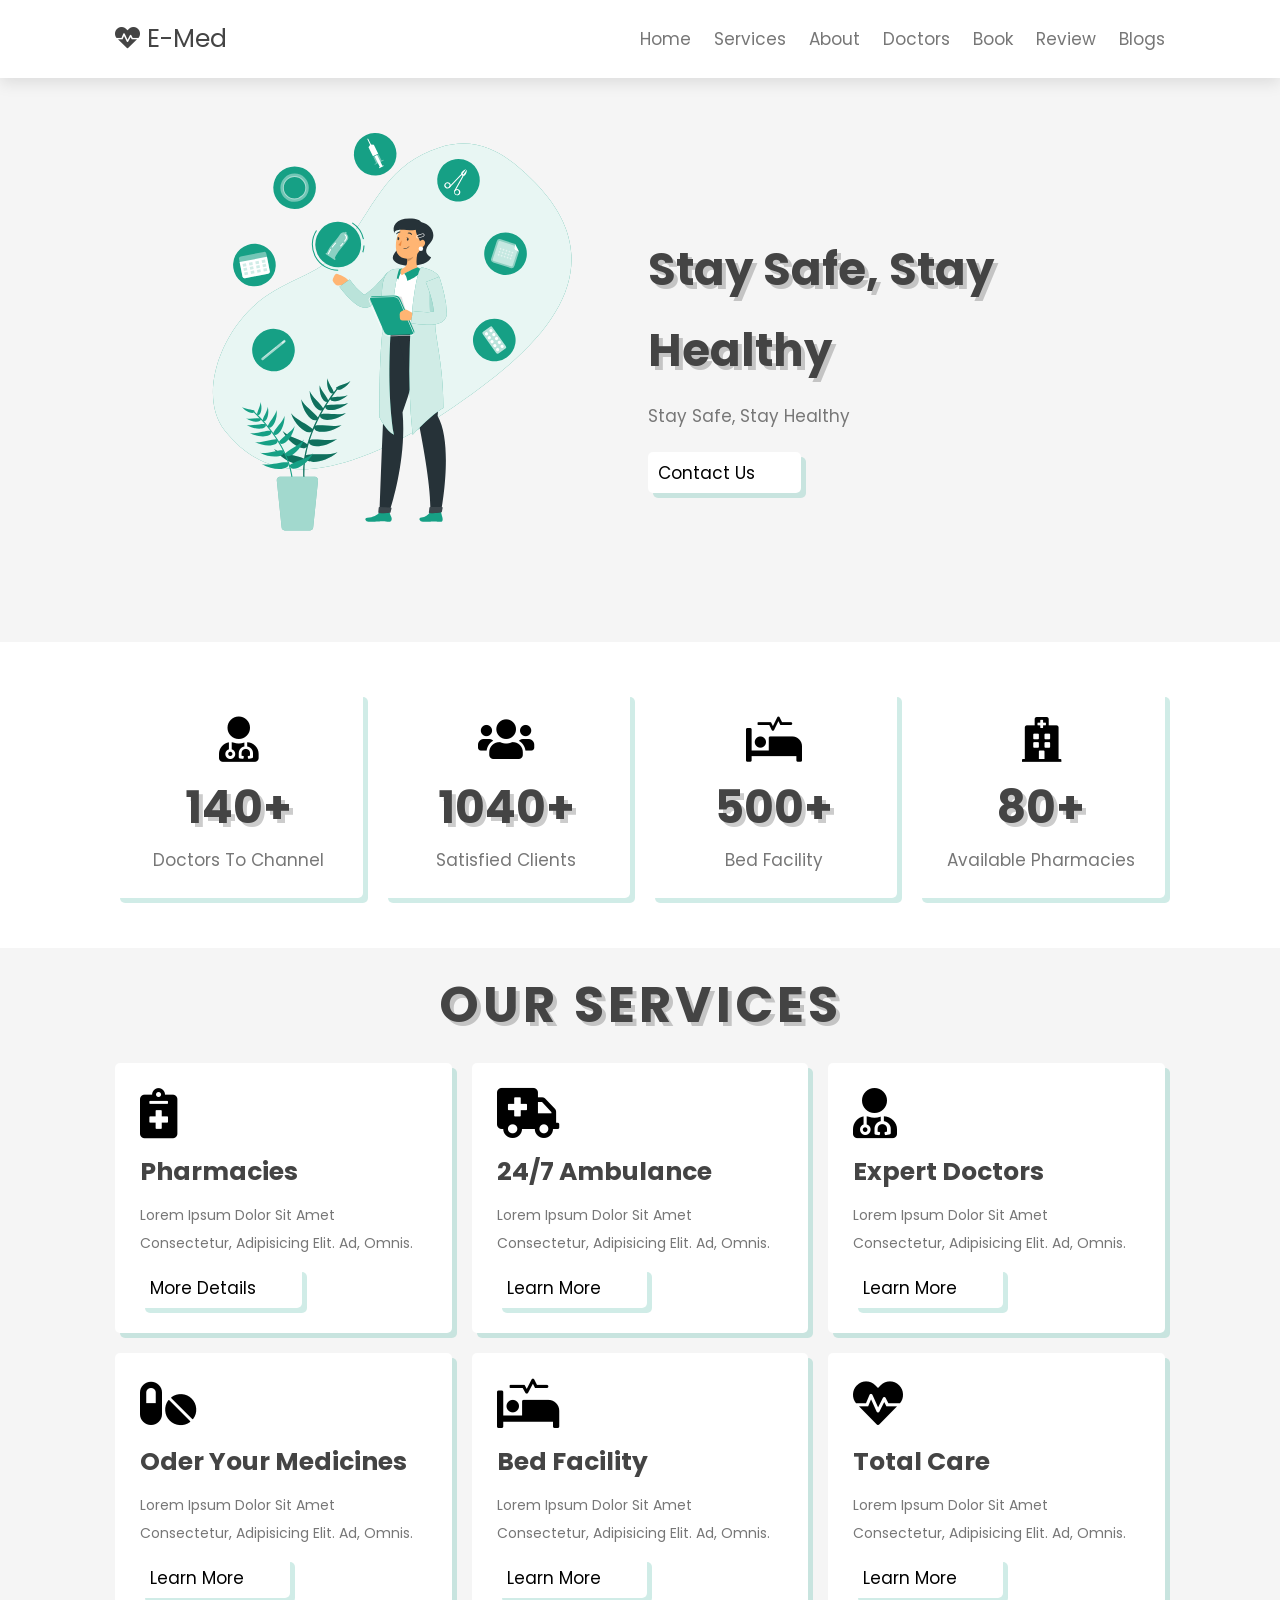
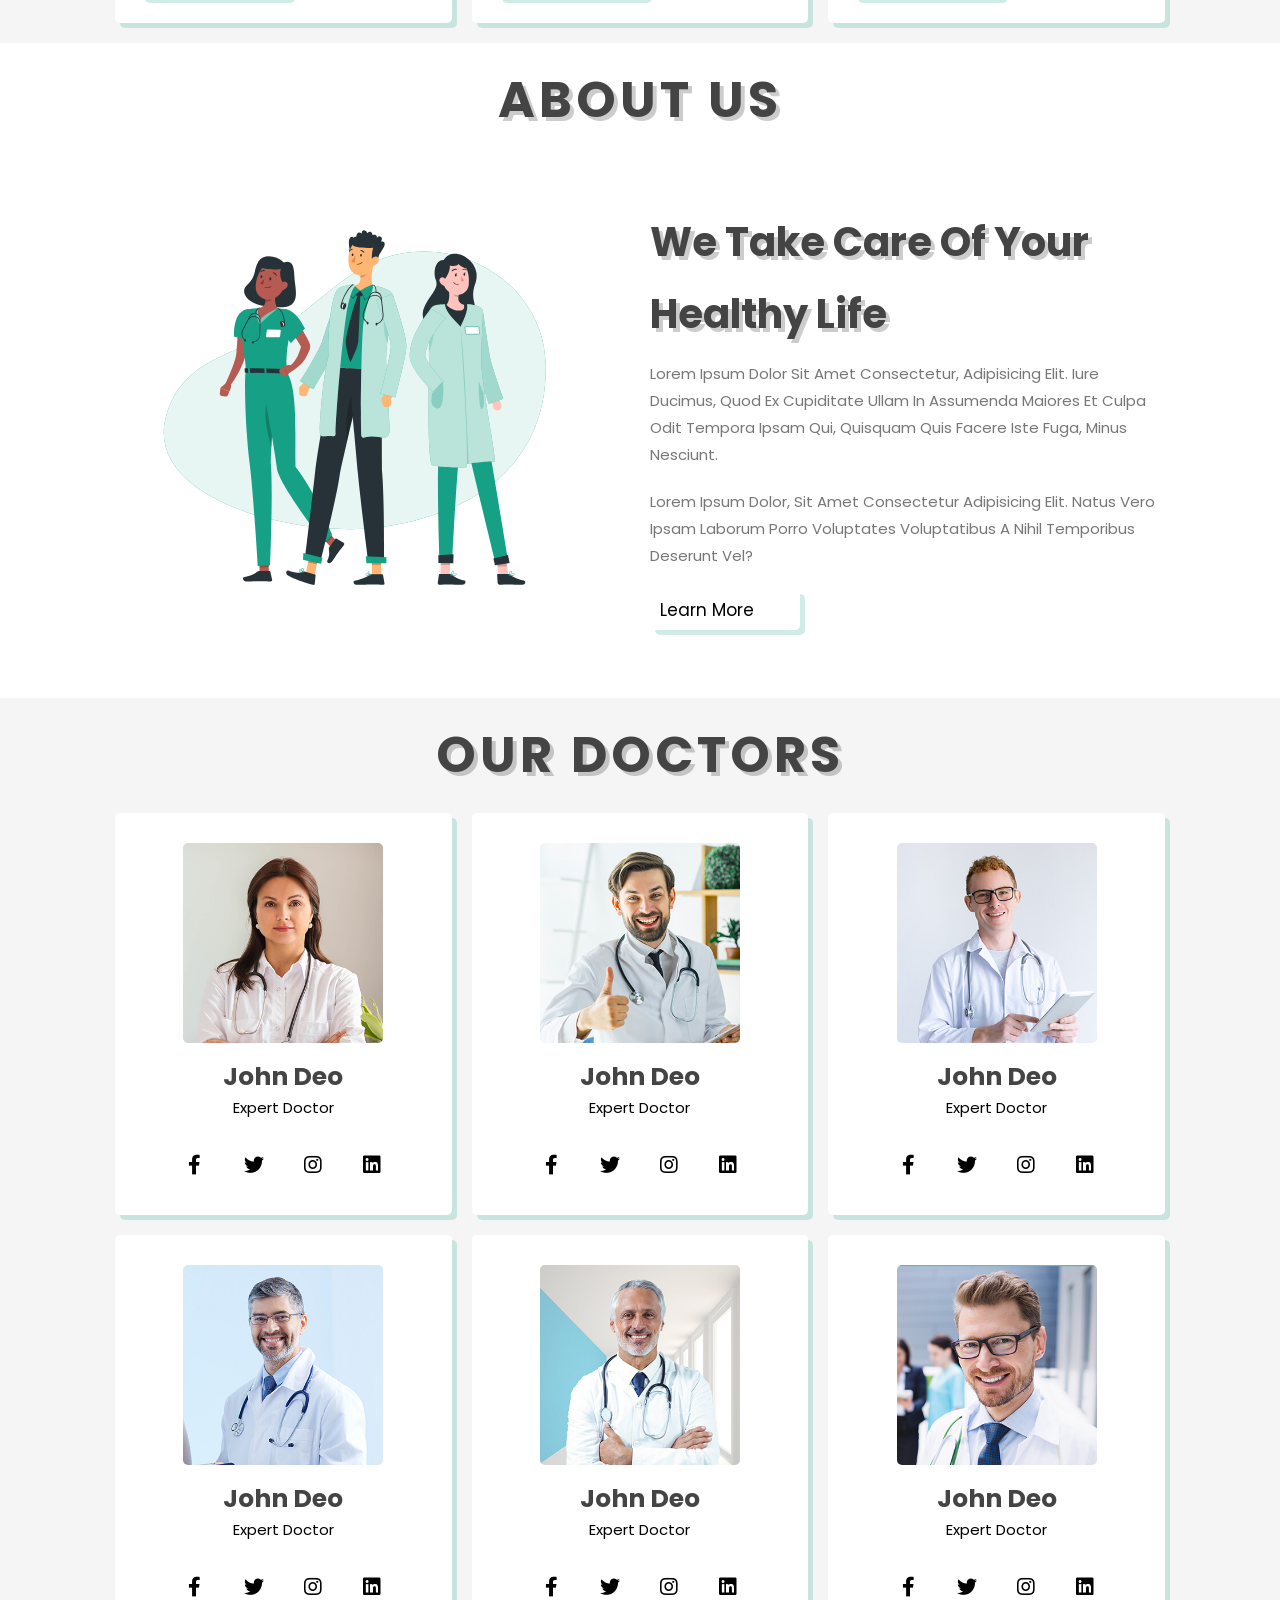
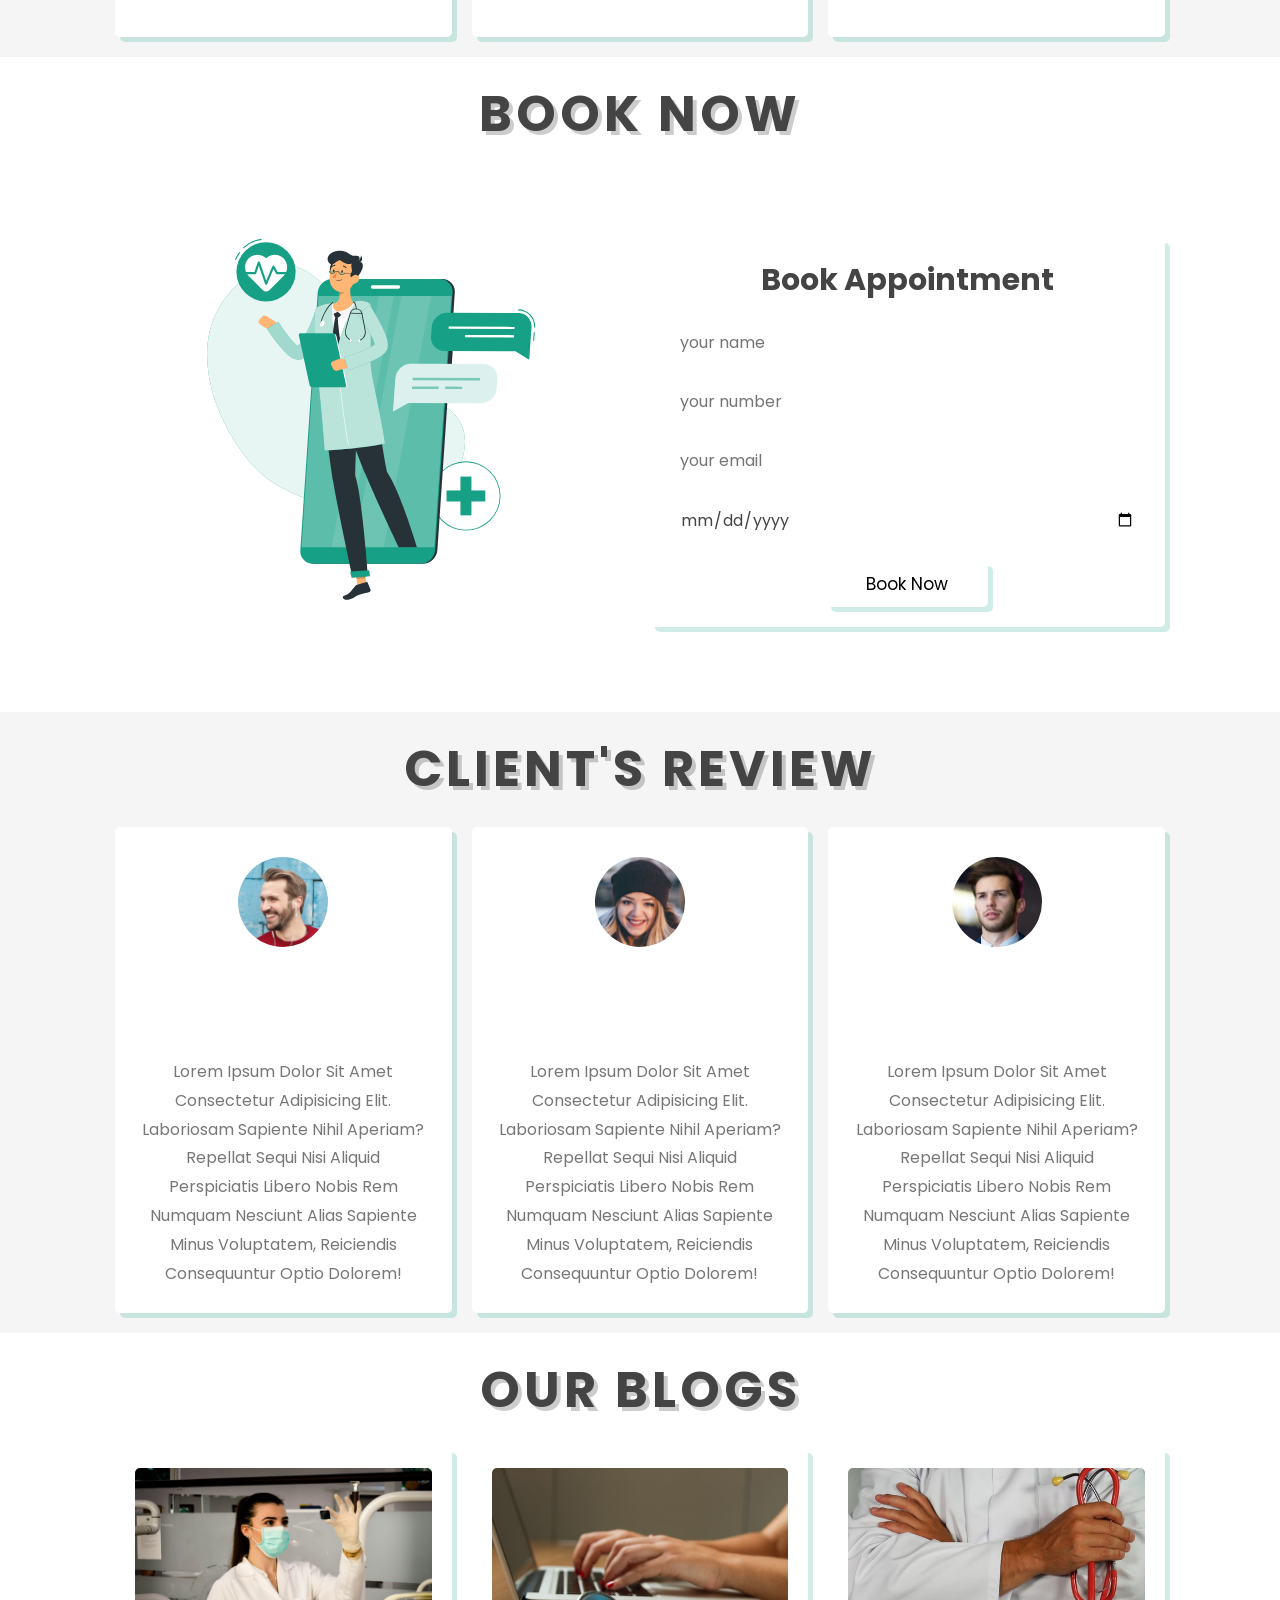
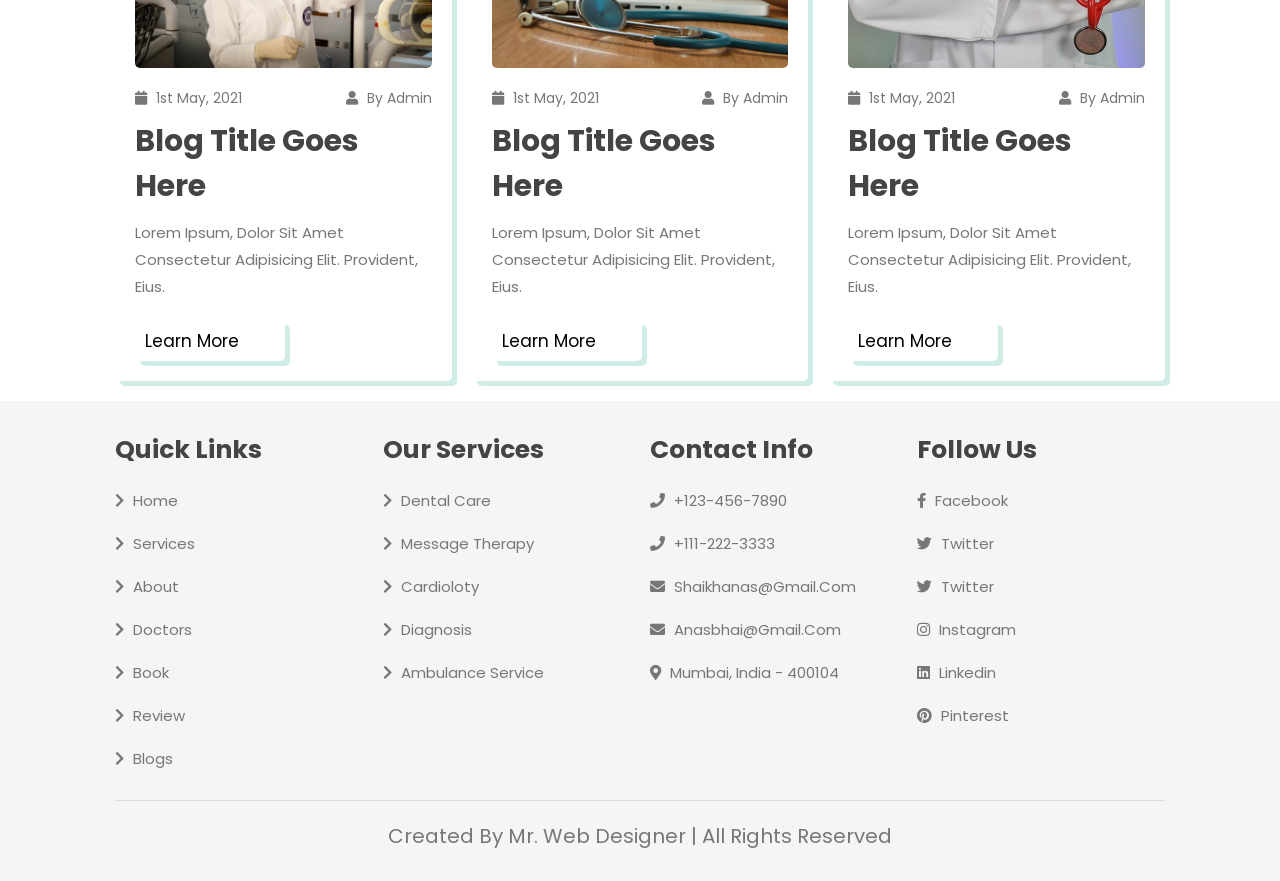
<file: index.html>
<!DOCTYPE html>
<html lang="en">
<head>
    <meta charset="UTF-8">
    <meta http-equiv="X-UA-Compatible" content="IE=edge">
    <meta name="viewport" content="width=device-width, initial-scale=1.0">
    <title>complete responsive hospital website design </title>

    <!-- font awesome cdn link  -->
    <link rel="stylesheet" href="https://cdnjs.cloudflare.com/ajax/libs/font-awesome/5.15.4/css/all.min.css">

    <!-- custom css file link  -->
    <link rel="stylesheet" href="css/style.css">

</head>
<body>
    
<!-- header section starts  -->

<header class="header">

    <a href="#" class="logo"> <i class="fas fa-heartbeat"></i> E-med </a>

    <nav class="navbar">
        <a href="#home">home</a>
        <a href="#services">services</a>
        <a href="#about">about</a>
        <a href="#doctors">doctors</a>
        <a href="#book">book</a>
        <a href="#review">review</a>
        <a href="#blogs">blogs</a>
    </nav>

    <div id="menu-btn" class="fas fa-bars"></div>

</header>

<!-- header section ends -->

<!-- home section starts  -->

<section class="home" id="home">

    <div class="image">
        <img src="image/home-img.svg" alt="">
    </div>

    <div class="content">
        <h3>stay safe, stay healthy</h3>
        <p>stay safe, stay healthy</p>
        <a href="#" class="btn"> contact us <span class="fas fa-chevron-right"></span> </a>
    </div>

</section>

<!-- home section ends -->

<!-- icons section starts  -->

<section class="icons-container">

    <div class="icons">
        <i class="fas fa-user-md"></i>
        <h3>140+</h3>
        <p>doctors to channel</p>
    </div>

    <div class="icons">
        <i class="fas fa-users"></i>
        <h3>1040+</h3>
        <p>satisfied clients</p>
    </div>

    <div class="icons">
        <i class="fas fa-procedures"></i>
        <h3>500+</h3>
        <p>bed facility</p>
    </div>

    <div class="icons">
        <i class="fas fa-hospital"></i>
        <h3>80+</h3>
        <p>available pharmacies</p>
    </div>

</section>

<!-- icons section ends -->

<!-- services section starts  -->

<section class="services" id="services">

    <h1 class="heading"> our <span>services</span> </h1>

    <div class="box-container">

        <div class="box">
            <i class="fas fa-notes-medical"></i>
            <h3>Pharmacies</h3>
            <p>Lorem ipsum dolor sit amet consectetur, adipisicing elit. Ad, omnis.</p>
            <a href="#" class="btn"> more details <span class="fas fa-chevron-right"></span> </a>
            
        </div>

        <div class="box">
            <i class="fas fa-ambulance"></i>
            <h3>24/7 ambulance</h3>
            <p>Lorem ipsum dolor sit amet consectetur, adipisicing elit. Ad, omnis.</p>
            <a href="#" class="btn"> learn more <span class="fas fa-chevron-right"></span> </a>
        </div>

        <div class="box">
            <i class="fas fa-user-md"></i>
            <h3>expert doctors</h3>
            <p>Lorem ipsum dolor sit amet consectetur, adipisicing elit. Ad, omnis.</p>
            <a href="3" class="btn"> learn more <span class="fas fa-chevron-right"></span> </a>
        </div>

        <div class="box">
            <i class="fas fa-pills"></i>
            <h3>oder your medicines</h3>
            <p>Lorem ipsum dolor sit amet consectetur, adipisicing elit. Ad, omnis.</p>
            <a href="#" class="btn"> learn more <span class="fas fa-chevron-right"></span> </a>
        </div>

        <div class="box">
            <i class="fas fa-procedures"></i>
            <h3>bed facility</h3>
            <p>Lorem ipsum dolor sit amet consectetur, adipisicing elit. Ad, omnis.</p>
            <a href="#" class="btn"> learn more <span class="fas fa-chevron-right"></span> </a>
        </div>

        <div class="box">
            <i class="fas fa-heartbeat"></i>
            <h3>total care</h3>
            <p>Lorem ipsum dolor sit amet consectetur, adipisicing elit. Ad, omnis.</p>
            <a href="#" class="btn"> learn more <span class="fas fa-chevron-right"></span> </a>
        </div>

    </div>

</section>

<!-- services section ends -->

<!-- about section starts  -->

<section class="about" id="about">

    <h1 class="heading"> <span>about</span> us </h1>

    <div class="row">

        <div class="image">
            <img src="image/about-img.svg" alt="">
        </div>

        <div class="content">
            <h3>we take care of your healthy life</h3>
            <p>Lorem ipsum dolor sit amet consectetur, adipisicing elit. Iure ducimus, quod ex cupiditate ullam in assumenda maiores et culpa odit tempora ipsam qui, quisquam quis facere iste fuga, minus nesciunt.</p>
            <p>Lorem ipsum dolor, sit amet consectetur adipisicing elit. Natus vero ipsam laborum porro voluptates voluptatibus a nihil temporibus deserunt vel?</p>
            <a href="#" class="btn"> learn more <span class="fas fa-chevron-right"></span> </a>
        </div>

    </div>

</section>

<!-- about section ends -->

<!-- doctors section starts  -->

<section class="doctors" id="doctors">

    <h1 class="heading"> our <span>doctors</span> </h1>

    <div class="box-container">

        <div class="box">
            <img src="image/doc-1.jpg" alt="">
            <h3>john deo</h3>
            <span>expert doctor</span>
            <div class="share">
                <a href="#" class="fab fa-facebook-f"></a>
                <a href="#" class="fab fa-twitter"></a>
                <a href="#" class="fab fa-instagram"></a>
                <a href="#" class="fab fa-linkedin"></a>
            </div>
        </div>

        <div class="box">
            <img src="image/doc-2.jpg" alt="">
            <h3>john deo</h3>
            <span>expert doctor</span>
            <div class="share">
                <a href="#" class="fab fa-facebook-f"></a>
                <a href="#" class="fab fa-twitter"></a>
                <a href="#" class="fab fa-instagram"></a>
                <a href="#" class="fab fa-linkedin"></a>
            </div>
        </div>

        <div class="box">
            <img src="image/doc-3.jpg" alt="">
            <h3>john deo</h3>
            <span>expert doctor</span>
            <div class="share">
                <a href="#" class="fab fa-facebook-f"></a>
                <a href="#" class="fab fa-twitter"></a>
                <a href="#" class="fab fa-instagram"></a>
                <a href="#" class="fab fa-linkedin"></a>
            </div>
        </div>

        <div class="box">
            <img src="image/doc-4.jpg" alt="">
            <h3>john deo</h3>
            <span>expert doctor</span>
            <div class="share">
                <a href="#" class="fab fa-facebook-f"></a>
                <a href="#" class="fab fa-twitter"></a>
                <a href="#" class="fab fa-instagram"></a>
                <a href="#" class="fab fa-linkedin"></a>
            </div>
        </div>

        <div class="box">
            <img src="image/doc-5.jpg" alt="">
            <h3>john deo</h3>
            <span>expert doctor</span>
            <div class="share">
                <a href="#" class="fab fa-facebook-f"></a>
                <a href="#" class="fab fa-twitter"></a>
                <a href="#" class="fab fa-instagram"></a>
                <a href="#" class="fab fa-linkedin"></a>
            </div>
        </div>

        <div class="box">
            <img src="image/doc-6.jpg" alt="">
            <h3>john deo</h3>
            <span>expert doctor</span>
            <div class="share">
                <a href="#" class="fab fa-facebook-f"></a>
                <a href="#" class="fab fa-twitter"></a>
                <a href="#" class="fab fa-instagram"></a>
                <a href="#" class="fab fa-linkedin"></a>
            </div>
        </div>

    </div>

</section>

<!-- doctors section ends -->

<!-- booking section starts   -->

<section class="book" id="book">

    <h1 class="heading"> <span>book</span> now </h1>    

    <div class="row">

        <div class="image">
            <img src="image/book-img.svg" alt="">
        </div>

        <form action="">
            <h3>book appointment</h3>
            <input type="text" placeholder="your name" class="box">
            <input type="number" placeholder="your number" class="box">
            <input type="email" placeholder="your email" class="box">
            <input type="date" class="box">
            <input type="submit" value="book now" class="btn">
        </form>

    </div>

</section>

<!-- booking section ends -->

<!-- review section starts  -->

<section class="review" id="review">
    
    <h1 class="heading"> client's <span>review</span> </h1>

    <div class="box-container">

        <div class="box">
            <img src="image/pic-1.png" alt="">
            <h3>john deo</h3>
            <div class="stars">
                <i class="fas fa-star"></i>
                <i class="fas fa-star"></i>
                <i class="fas fa-star"></i>
                <i class="fas fa-star"></i>
                <i class="fas fa-star-half-alt"></i>
            </div>
            <p class="text">Lorem ipsum dolor sit amet consectetur adipisicing elit. Laboriosam sapiente nihil aperiam? Repellat sequi nisi aliquid perspiciatis libero nobis rem numquam nesciunt alias sapiente minus voluptatem, reiciendis consequuntur optio dolorem!</p>
        </div>

        <div class="box">
            <img src="image/pic-2.png" alt="">
            <h3>john deo</h3>
            <div class="stars">
                <i class="fas fa-star"></i>
                <i class="fas fa-star"></i>
                <i class="fas fa-star"></i>
                <i class="fas fa-star"></i>
                <i class="fas fa-star-half-alt"></i>
            </div>
            <p class="text">Lorem ipsum dolor sit amet consectetur adipisicing elit. Laboriosam sapiente nihil aperiam? Repellat sequi nisi aliquid perspiciatis libero nobis rem numquam nesciunt alias sapiente minus voluptatem, reiciendis consequuntur optio dolorem!</p>
        </div>

        <div class="box">
            <img src="image/pic-3.png" alt="">
            <h3>john deo</h3>
            <div class="stars">
                <i class="fas fa-star"></i>
                <i class="fas fa-star"></i>
                <i class="fas fa-star"></i>
                <i class="fas fa-star"></i>
                <i class="fas fa-star-half-alt"></i>
            </div>
            <p class="text">Lorem ipsum dolor sit amet consectetur adipisicing elit. Laboriosam sapiente nihil aperiam? Repellat sequi nisi aliquid perspiciatis libero nobis rem numquam nesciunt alias sapiente minus voluptatem, reiciendis consequuntur optio dolorem!</p>
        </div>

    </div>

</section>

<!-- review section ends -->

<!-- blogs section starts  -->

<section class="blogs" id="blogs">

    <h1 class="heading"> our <span>blogs</span> </h1>

    <div class="box-container">

        <div class="box">
            <div class="image">
                <img src="image/blog-1.jpg" alt="">
            </div>
            <div class="content">
                <div class="icon">
                    <a href="#"> <i class="fas fa-calendar"></i> 1st may, 2021 </a>
                    <a href="#"> <i class="fas fa-user"></i> by admin </a>
                </div>
                <h3>blog title goes here</h3>
                <p>Lorem ipsum, dolor sit amet consectetur adipisicing elit. Provident, eius.</p>
                <a href="#" class="btn"> learn more <span class="fas fa-chevron-right"></span> </a>
            </div>
        </div>

        <div class="box">
            <div class="image">
                <img src="image/blog-2.jpg" alt="">
            </div>
            <div class="content">
                <div class="icon">
                    <a href="#"> <i class="fas fa-calendar"></i> 1st may, 2021 </a>
                    <a href="#"> <i class="fas fa-user"></i> by admin </a>
                </div>
                <h3>blog title goes here</h3>
                <p>Lorem ipsum, dolor sit amet consectetur adipisicing elit. Provident, eius.</p>
                <a href="#" class="btn"> learn more <span class="fas fa-chevron-right"></span> </a>
            </div>
        </div>

        <div class="box">
            <div class="image">
                <img src="image/blog-3.jpg" alt="">
            </div>
            <div class="content">
                <div class="icon">
                    <a href="#"> <i class="fas fa-calendar"></i> 1st may, 2021 </a>
                    <a href="#"> <i class="fas fa-user"></i> by admin </a>
                </div>
                <h3>blog title goes here</h3>
                <p>Lorem ipsum, dolor sit amet consectetur adipisicing elit. Provident, eius.</p>
                <a href="#" class="btn"> learn more <span class="fas fa-chevron-right"></span> </a>
            </div>
        </div>

    </div>

</section>

<!-- blogs section ends -->

<!-- footer section starts  -->

<section class="footer">

    <div class="box-container">

        <div class="box">
            <h3>quick links</h3>
            <a href="#"> <i class="fas fa-chevron-right"></i> home </a>
            <a href="#"> <i class="fas fa-chevron-right"></i> services </a>
            <a href="#"> <i class="fas fa-chevron-right"></i> about </a>
            <a href="#"> <i class="fas fa-chevron-right"></i> doctors </a>
            <a href="#"> <i class="fas fa-chevron-right"></i> book </a>
            <a href="#"> <i class="fas fa-chevron-right"></i> review </a>
            <a href="#"> <i class="fas fa-chevron-right"></i> blogs </a>
        </div>

        <div class="box">
            <h3>our services</h3>
            <a href="#"> <i class="fas fa-chevron-right"></i> dental care </a>
            <a href="#"> <i class="fas fa-chevron-right"></i> message therapy </a>
            <a href="#"> <i class="fas fa-chevron-right"></i> cardioloty </a>
            <a href="#"> <i class="fas fa-chevron-right"></i> diagnosis </a>
            <a href="#"> <i class="fas fa-chevron-right"></i> ambulance service </a>
        </div>

        <div class="box">
            <h3>contact info</h3>
            <a href="#"> <i class="fas fa-phone"></i> +123-456-7890 </a>
            <a href="#"> <i class="fas fa-phone"></i> +111-222-3333 </a>
            <a href="#"> <i class="fas fa-envelope"></i> shaikhanas@gmail.com </a>
            <a href="#"> <i class="fas fa-envelope"></i> anasbhai@gmail.com </a>
            <a href="#"> <i class="fas fa-map-marker-alt"></i> mumbai, india - 400104 </a>
        </div>

        <div class="box">
            <h3>follow us</h3>
            <a href="#"> <i class="fab fa-facebook-f"></i> facebook </a>
            <a href="#"> <i class="fab fa-twitter"></i> twitter </a>
            <a href="#"> <i class="fab fa-twitter"></i> twitter </a>
            <a href="#"> <i class="fab fa-instagram"></i> instagram </a>
            <a href="#"> <i class="fab fa-linkedin"></i> linkedin </a>
            <a href="#"> <i class="fab fa-pinterest"></i> pinterest </a>
        </div>

    </div>

    <div class="credit"> created by <span>mr. web designer</span> | all rights reserved </div>

</section>

<!-- footer section ends -->


















<!-- custom js file link  -->
<script src="js/script.js"></script>

</body>
</html>
</file>
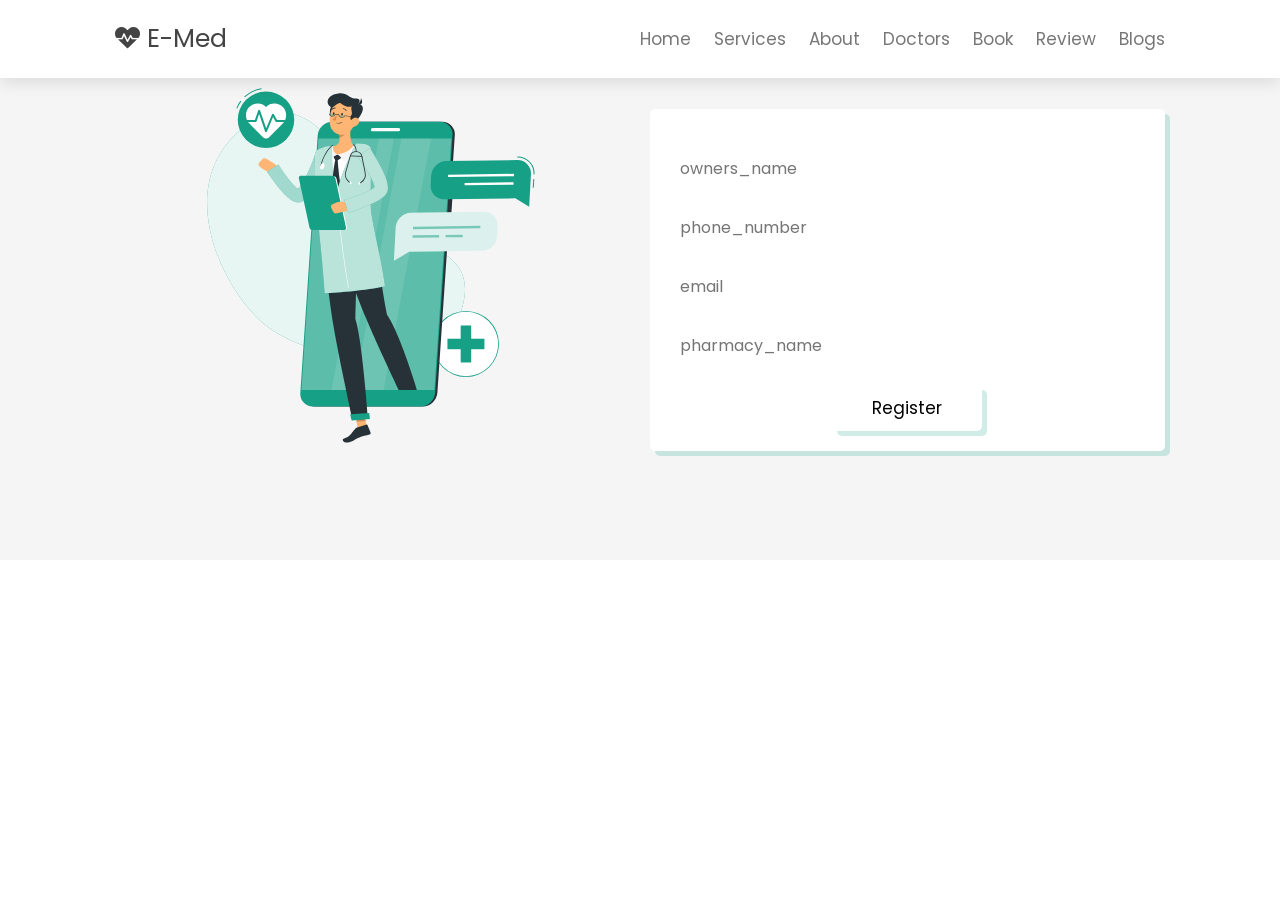
<file: pharmacy.html>
<!DOCTYPE html>
<html lang="en">
<head>
    <meta charset="UTF-8">
    <meta http-equiv="X-UA-Compatible" content="IE=edge">
    <meta name="viewport" content="width=device-width, initial-scale=1.0">
    <title>nisal</title>
    <!-- font awesome cdn link  -->
    <link rel="stylesheet" href="https://cdnjs.cloudflare.com/ajax/libs/font-awesome/5.15.4/css/all.min.css">

    <!-- custom css file link  -->
    <link rel="stylesheet" href="css/style.css">
</head>
<body>
   <!-- header section starts  -->

<header class="header">

    <a href="#" class="logo"> <i class="fas fa-heartbeat"></i> E-med </a>

    <nav class="navbar">
        <a href="#home">home</a>
        <a href="#services">services</a>
        <a href="#about">about</a>
        <a href="#doctors">doctors</a>
        <a href="#book">book</a>
        <a href="#review">review</a>
        <a href="#blogs">blogs</a>
    </nav>

    <div id="menu-btn" class="fas fa-bars"></div>

</header>

<!-- header section ends --> 

<section class="book" id="book">

   

    <div class="row">

        <div class="image">
            <img src="image/book-img.svg" alt="">
        </div>

        <form action="index.php" method ="post">
            <h3></h3>
            <input type="text" placeholder="owners_name" class="box" name = "owners_name">
            <input type="number" placeholder="phone_number" class="box" name = "phone_number">
            <input type="email" placeholder="email" class="box" name = "email">
            <input type="text" placeholder="pharmacy_name"class="box" name = "pharmacy_name">
            <input type="submit" value="Register" class="btn">
        </form>

    </div>

</section>

</body>
</html>
</file>
<file: css/style.css>
@import url('https://fonts.googleapis.com/css2?family=Poppins:wght@100;200;300;400;500;600;700&display=swap');

:root{
    --green;
    --black:#444;
    --light-color:#777;
    --box-shadow:.5rem .5rem 0 rgba(22, 160, 133, .2);
    --text-shadow:.4rem .4rem 0 rgba(0, 0, 0, .2);
    --border:.2rem solid var(--green);
}

*{
    font-family: 'Poppins', sans-serif;
    margin:0; padding: 0;
    box-sizing: border-box;
    outline: none; border: none;
    text-transform: capitalize;
    transition: all .2s ease-out;
    text-decoration: none;
}

html{
    font-size: 62.5%;
    overflow-x: hidden;
    scroll-padding-top: 7rem;
    scroll-behavior: smooth;
}

section{
    padding:2rem 9%;
}

section:nth-child(even){
    background: #f5f5f5;
}

.heading{
    text-align: center;
    padding-bottom: 2rem;
    text-shadow: var(--text-shadow);
    text-transform: uppercase;
    color:var(--black);
    font-size: 5rem;
    letter-spacing: .4rem;
}

.heading span{
    text-transform: uppercase;
    color:var(--green);
}

.btn{
    display: inline-block;
    margin-top: 1rem;
    padding: .5rem;
    padding-left: 1rem;
    border:var(--border);
    border-radius: .5rem;
    box-shadow: var(--box-shadow);
    color:var(--green);
    cursor: pointer;
    font-size: 1.7rem;
    background: #fff;
}

.btn span{
    padding:.7rem 1rem;
    border-radius: .5rem;
    background: var(--green);
    color:#fff;
    margin-left: .5rem;
}

.btn:hover{
    background: var(--green);
    color:#fff;
}

.btn:hover span{
    color: var(--green);
    background:#fff;
    margin-left: 1rem;
}

.header{
    padding:2rem 9%;
    position: fixed;
    top:0; left: 0; right: 0;
    z-index: 1000;
    box-shadow: 0 .5rem 1.5rem rgba(0, 0, 0, .1);
    display: flex;
    align-items: center;
    justify-content: space-between;
    background: #fff;
}

.header .logo{
    font-size: 2.5rem;
    color: var(--black);
}

.header .logo i{
    color: var(--green);
}

.header .navbar a{
    font-size: 1.7rem;
    color: var(--light-color);
    margin-left: 2rem;
}

.header .navbar a:hover{
    color: var(--green);
}

#menu-btn{
    font-size: 2.5rem;
    border-radius: .5rem;
    background: #eee;
    color:var(--green);
    padding: 1rem 1.5rem;
    cursor: pointer;
    display: none;
}

.home{
    display: flex;
    align-items: center;
    flex-wrap: wrap;
    gap:1.5rem;
    padding-top: 10rem;
}

.home .image{
    flex:1 1 45rem;
}

.home .image img{
    width: 100%;
}

.home .content{
    flex:1 1 45rem;
}

.home .content h3{
    font-size: 4.5rem;
    color:var(--black);
    line-height: 1.8;
    text-shadow: var(--text-shadow);
}

.home .content p{
    font-size: 1.7rem;
    color:var(--light-color);
    line-height: 1.8;
    padding: 1rem 0;
}

.icons-container{
    display: grid;
    gap:2rem;
    grid-template-columns: repeat(auto-fit, minmax(20rem, 1fr));
    padding-top: 5rem;
    padding-bottom: 5rem;
}

.icons-container .icons{
    border:var(--border);
    box-shadow: var(--box-shadow);
    border-radius: .5rem;
    text-align: center;
    padding: 2.5rem;
}

.icons-container .icons i{
    font-size: 4.5rem;
    color:var(--green);
    padding-bottom: .7rem;
}

.icons-container .icons h3{
    font-size: 4.5rem;
    color:var(--black);
    padding: .5rem 0;
    text-shadow: var(--text-shadow);
}

.icons-container .icons p{
    font-size: 1.7rem;
    color:var(--light-color);
}

.services .box-container{
    display: grid;
    grid-template-columns: repeat(auto-fit, minmax(27rem, 1fr));
    gap:2rem;
}

.services .box-container .box{
    background:#fff;
    border-radius: .5rem;
    box-shadow: var(--box-shadow);
    border:var(--border);
    padding: 2.5rem;
}

.services .box-container .box i{
    color: var(--green);
    font-size: 5rem;
    padding-bottom: .5rem;
}

.services .box-container .box h3{
    color: var(--black);
    font-size: 2.5rem;
    padding:1rem 0;
}

.services .box-container .box p{
    color: var(--light-color);
    font-size: 1.4rem;
    line-height: 2;
}

.about .row{
    display: flex;
    align-items: center;
    flex-wrap: wrap;
    gap:2rem;
}

.about .row .image{
    flex:1 1 45rem;
}

.about .row .image img{
    width: 100%;
}

.about .row .content{
    flex:1 1 45rem;
}

.about .row .content h3{
    color: var(--black);
    text-shadow: var(--text-shadow);
    font-size: 4rem;
    line-height: 1.8;
}

.about .row .content p{
    color: var(--light-color);
    padding:1rem 0;
    font-size: 1.5rem;
    line-height: 1.8;
}

.doctors .box-container{
    display: grid;
    grid-template-columns: repeat(auto-fit, minmax(30rem, 1fr));
    gap:2rem;
}

.doctors .box-container .box{
    text-align: center;
    background:#fff;
    border-radius: .5rem;
    border:var(--border);
    box-shadow: var(--box-shadow);
    padding:2rem;
}

.doctors .box-container .box img{
    height: 20rem;
    border:var(--border);
    border-radius: .5rem;
    margin-top: 1rem;
    margin-bottom: 1rem;
}

.doctors .box-container .box h3{
    color:var(--black);
    font-size: 2.5rem;
}

.doctors .box-container .box span{
    color:var(--green);
    font-size: 1.5rem;
}

.doctors .box-container .box .share{
    padding-top: 2rem;
}

.doctors .box-container .box .share a{
    height: 5rem;
    width: 5rem;
    line-height: 4.5rem;
    font-size: 2rem;
    color:var(--green);
    border-radius: .5rem;
    border:var(--border);
    margin:.3rem;
}

.doctors .box-container .box .share a:hover{
    background:var(--green);
    color:#fff;
    box-shadow: var(--box-shadow);
}

.book .row{
    display: flex;
    align-items: center;
    flex-wrap: wrap;
    gap:2rem;
}
 
.book .row .image{
    flex:1 1 45rem;
}

.book .row .image img{
    width: 100%;
}

.book .row form{
    flex:1 1 45rem;
    background: #fff;
    border:var(--border);
    box-shadow: var(--box-shadow);
    text-align: center;
    padding: 2rem;
    border-radius: .5rem;
}

.book .row form h3{
    color:var(--black);
    padding-bottom: 1rem;
    font-size: 3rem;
}

.book .row form .box{
    width: 100%;
    margin:.7rem 0;
    border-radius: .5rem;
    border:var(--border);
    font-size: 1.6rem;
    color: var(--black);
    text-transform: none;
    padding: 1rem;
}

.book .row form .btn{
    padding:1rem 4rem;
}

.review .box-container{
    display: grid;
    grid-template-columns: repeat(auto-fit, minmax(27rem, 1fr));
    gap:2rem;
}

.review .box-container .box{
    border:var(--border);
    box-shadow: var(--box-shadow);
    border-radius: .5rem;
    padding:2.5rem;
    background: #fff;
    text-align: center;
    position: relative;
    overflow: hidden;
    z-index: 0;
}

.review .box-container .box img{
    height: 10rem;
    width: 10rem;
    border-radius: 50%;
    object-fit: cover;
    border:.5rem solid #fff;
}

.review .box-container .box h3{
    color:#fff;
    font-size: 2.2rem;
    padding:.5rem 0;
}

.review .box-container .box .stars i{
    color:#fff;
    font-size: 1.5rem;
}

.review .box-container .box .text{
    color:var(--light-color);
    line-height: 1.8;
    font-size: 1.6rem;
    padding-top: 4rem;
}

.review .box-container .box::before{
    content: '';
    position: absolute;
    top:-4rem; left: 50%;
    transform:translateX(-50%);
    background:var(--green);
    border-bottom-left-radius: 50%;
    border-bottom-right-radius: 50%;
    height: 25rem;
    width: 120%;
    z-index: -1;
}

.blogs .box-container{
    display: grid;
    grid-template-columns: repeat(auto-fit, minmax(30rem, 1fr));
    gap:2rem;
}

.blogs .box-container .box{
    border:var(--border);
    box-shadow: var(--box-shadow);
    border-radius: .5rem;
    padding: 2rem;
}

.blogs .box-container .box .image{
    height: 20rem;
    overflow:hidden;
    border-radius: .5rem;
}

.blogs .box-container .box .image img{
    height: 100%;
    width: 100%;
    object-fit: cover;
}

.blogs .box-container .box:hover .image img{
    transform:scale(1.2);
}

.blogs .box-container .box .content{
    padding-top: 1rem;
}

.blogs .box-container .box .content .icon{
    padding: 1rem 0;
    display: flex;
    align-items: center;
    justify-content: space-between;
}

.blogs .box-container .box .content .icon a{
    font-size: 1.4rem;
    color: var(--light-color);
}

.blogs .box-container .box .content .icon a:hover{
    color:var(--green);
}

.blogs .box-container .box .content .icon a i{
    padding-right: .5rem;
    color: var(--green);
}

.blogs .box-container .box .content h3{
    color:var(--black);
    font-size: 3rem;
}

.blogs .box-container .box .content p{
    color:var(--light-color);
    font-size: 1.5rem;
    line-height: 1.8;
    padding:1rem 0;
}

.footer .box-container{
    display: grid;
    grid-template-columns: repeat(auto-fit, minmax(22rem, 1fr));
    gap:2rem;
}

.footer .box-container .box h3{
    font-size: 2.5rem;
    color:var(--black);
    padding: 1rem 0;
}

.footer .box-container .box a{
    display: block;
    font-size: 1.5rem;
    color:var(--light-color);
    padding: 1rem 0;
}

.footer .box-container .box a i{
    padding-right: .5rem;
    color:var(--green);
}

.footer .box-container .box a:hover i{
    padding-right:2rem;
}

.footer .credit{
    padding: 1rem;
    padding-top: 2rem;
    margin-top: 2rem;
    text-align: center;
    font-size: 2rem;
    color:var(--light-color);
    border-top: .1rem solid rgba(0, 0, 0, .1);
}

.footer .credit span{
    color:var(--green);
}









/* media queries  */
@media (max-width:991px){

    html{
        font-size: 55%;
    }

    .header{
        padding: 2rem;
    }

    section{
        padding:2rem;
    }

}

@media (max-width:768px){

    #menu-btn{
        display: initial;
    }

    .header .navbar{
        position: absolute;
        top:115%; right: 2rem;
        border-radius: .5rem;
        box-shadow: var(--box-shadow);
        width: 30rem;
        border: var(--border);
        background: #fff;
        transform: scale(0);
        opacity: 0;
        transform-origin: top right;
        transition: none;
    }

    .header .navbar.active{
        transform: scale(1);
        opacity: 1;
        transition: .2s ease-out;
    }

    .header .navbar a{
        font-size: 2rem;
        display: block;
        margin:2.5rem;
    }

}

@media (max-width:450px){

    html{
        font-size: 50%;
    }

}
</file>
